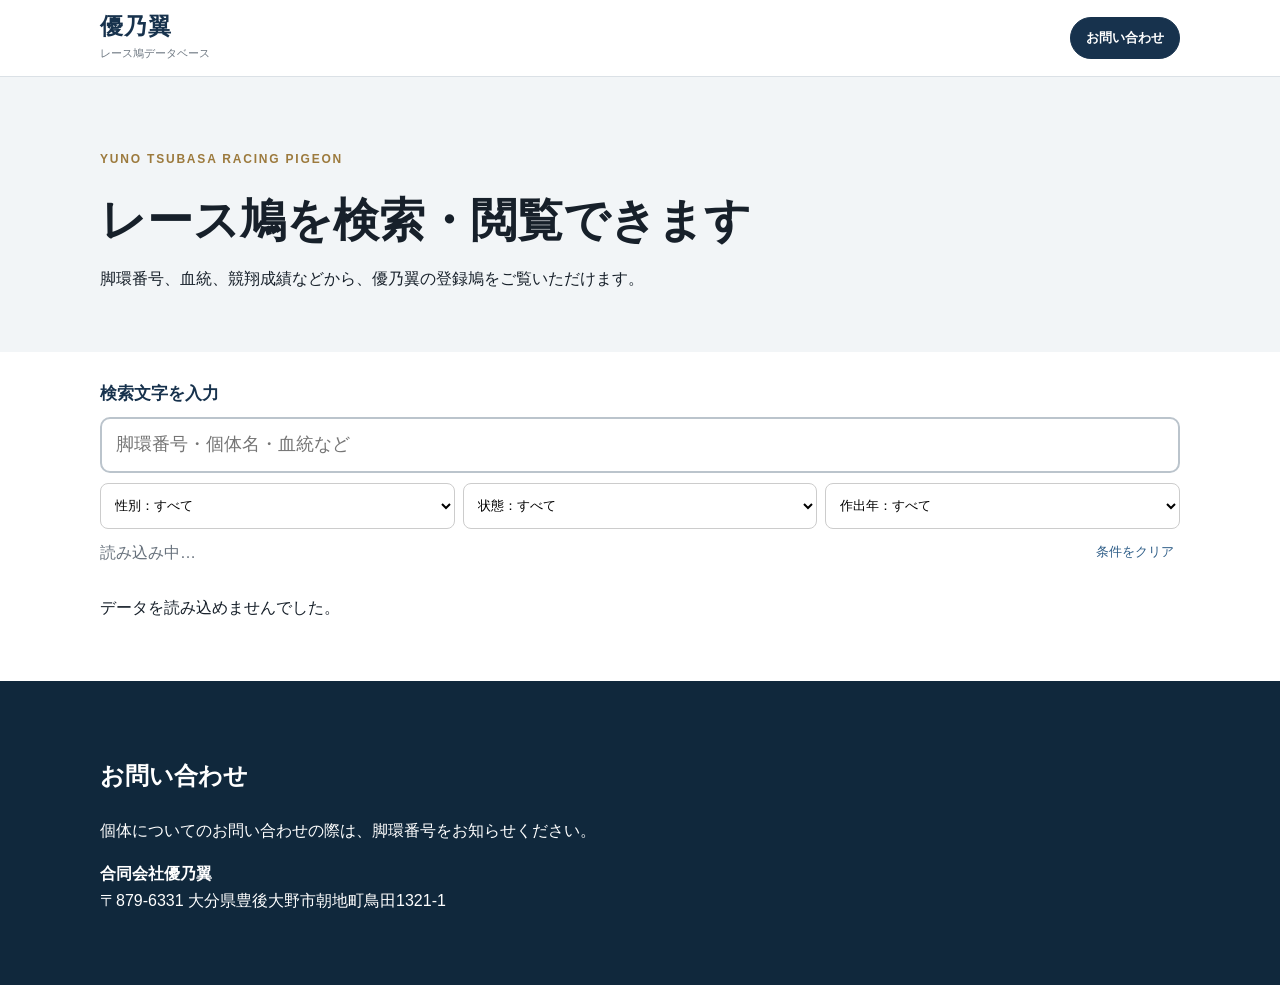
<file: index.html>
<!doctype html><html lang="ja"><head><meta charset="utf-8"><meta name="viewport" content="width=device-width,initial-scale=1"><title>優乃翼｜レース鳩データベース</title><link rel="stylesheet" href="styles.css"></head><body>
<header class="site-header">
  <div class="wrap head">
    <a class="brand-link" href="index.html" aria-label="優乃翼トップ">
      <div class="brand-main">優乃翼</div>
      <div class="brand-sub">レース鳩データベース</div>
    </a>
    <div class="desktop-actions"><a class="header-btn primary" href="#contact">お問い合わせ</a></div>
    <button id="menuToggle" class="menu-toggle" type="button" aria-label="メニューを開く" aria-expanded="false">☰</button>
  </div>
  <nav id="mobileMenu" class="mobile-menu">
    <a href="#search">鳩を検索</a>
    <a href="#contact">お問い合わせ</a>
  </nav>
</header>

<main>
<section class="hero"><div class="wrap"><p>YUNO TSUBASA RACING PIGEON</p><h1>レース鳩を検索・閲覧できます</h1><span>脚環番号、血統、競翔成績などから、優乃翼の登録鳩をご覧いただけます。</span></div></section>

<section id="search" class="wrap search">
  <label class="search-label" for="keyword">検索文字を入力</label>
  <input id="keyword" placeholder="脚環番号・個体名・血統など">
  <div class="filters">
    <select id="sexFilter"><option value="">性別：すべて</option><option>♂</option><option>♀</option><option>不明</option></select>
    <select id="statusFilter"><option value="">状態：すべて</option><option>販売中</option><option>商談中</option><option>売約済</option><option>非売品</option></select>
    <select id="yearFilter"><option value="">作出年：すべて</option></select>
  </div>
  <div class="meta"><span id="resultCount">読み込み中…</span><button id="resetButton">条件をクリア</button></div>
</section>

<section class="wrap"><div id="loading">データを読み込んでいます…</div><div id="error" hidden>データを読み込めませんでした。</div><div id="birdGrid" class="grid"></div><div id="empty" hidden>条件に合う鳩が見つかりません。</div></section>

<section id="contact" class="contact"><div class="wrap"><h2>お問い合わせ</h2><p>個体についてのお問い合わせの際は、脚環番号をお知らせください。</p><p><b>合同会社優乃翼</b><br>〒879-6331 大分県豊後大野市朝地町鳥田1321-1</p></div></section>
</main>

<dialog id="detailModal"><button id="modalClose">×</button><div id="modalContent"></div></dialog>
<dialog id="imageZoomModal" class="image-zoom-modal"><button id="imageZoomClose" type="button">×</button><img id="imageZoomTarget" alt="拡大画像"></dialog>

<script>window.YUNOTSUBASA_CONFIG={sheetId:"1rnzdgz7Md0ZoL_y2O_mQ8eXayTODU6AKmOzeA9TV1kM",sheetName:"鳩データベース"};</script>
<script src="script.js"></script>
<script>
const menuToggle=document.getElementById('menuToggle'),mobileMenu=document.getElementById('mobileMenu');
if(menuToggle&&mobileMenu){
  menuToggle.addEventListener('click',()=>{const open=mobileMenu.classList.toggle('open');menuToggle.setAttribute('aria-expanded',String(open));menuToggle.textContent=open?'×':'☰';});
  mobileMenu.querySelectorAll('a').forEach(a=>a.addEventListener('click',()=>{mobileMenu.classList.remove('open');menuToggle.setAttribute('aria-expanded','false');menuToggle.textContent='☰';}));
}
</script>
</body></html>
</file>
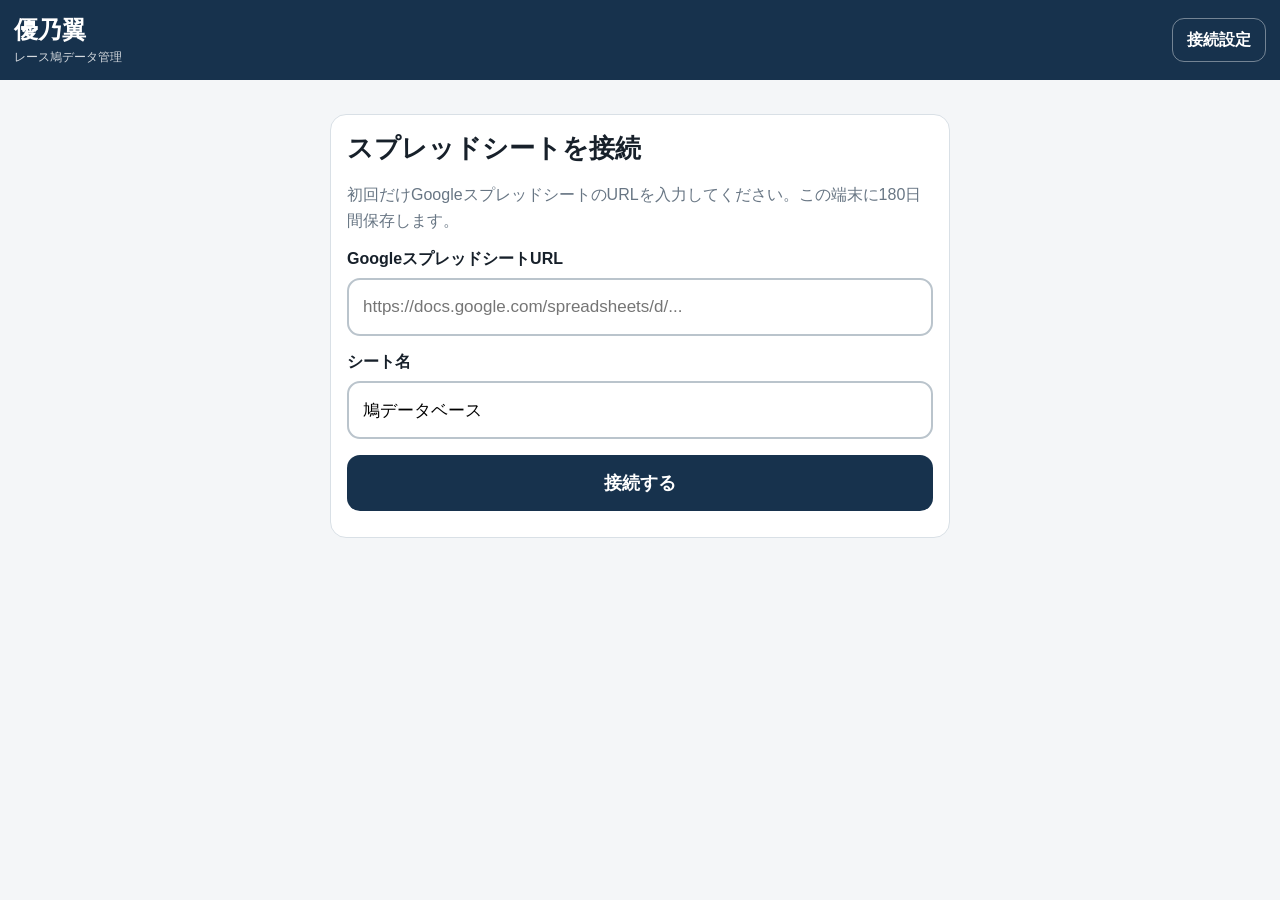
<file: data.html>
<!doctype html>
<html lang="ja">
<head>
<meta charset="utf-8">
<meta name="viewport" content="width=device-width,initial-scale=1,viewport-fit=cover">
<title>優乃翼｜データ管理</title>
<link rel="stylesheet" href="data.css">
<script src="https://accounts.google.com/gsi/client" async defer></script>
</head>
<body>
<header class="top">
  <div><div class="brand-main">優乃翼</div><div class="brand-sub">レース鳩データ管理</div></div>
  <button id="settingsButton" class="ghost" type="button">接続設定</button>
</header>
<main>
  <section id="setupPanel" class="panel setup">
    <h1>スプレッドシートを接続</h1>
    <p>初回だけGoogleスプレッドシートのURLを入力してください。この端末に180日間保存します。</p>
    <label class="field"><span>GoogleスプレッドシートURL</span><input id="sheetUrl" type="url" placeholder="https://docs.google.com/spreadsheets/d/..."></label>
    <label class="field"><span>シート名</span><input id="sheetName" type="text" value="鳩データベース"></label>
    <button id="connectButton" class="primary" type="button">接続する</button>
    <div id="setupMessage" class="message"></div>
  </section>

  <section id="dataPanel" hidden>
    <section class="panel authbar">
      <div><div class="eyebrow">編集権限</div><div id="authStatus">閲覧のみ</div></div>
      <button id="googleLoginButton" class="secondary" type="button">Googleで編集を有効化</button>
    </section>

    <section class="panel">
      <label class="field">
        <span>検索文字を入力</span>
        <div class="search-row">
          <input id="keyword" type="search" placeholder="脚環番号・個体名・血統など">
          <button id="searchButton" class="search-button" type="button">検索する</button>
        </div>
      </label>

      <div class="filters">
        <select id="sexFilter"><option value="">性別：すべて</option><option>♂</option><option>♀</option><option>不明</option></select>
        <select id="statusFilter"><option value="">状態：すべて</option><option>販売中</option><option>商談中</option><option>売約済</option><option>非売品</option></select>
      </div>

      <div class="result-row">
        <span id="resultCount">0件</span>
        <div class="result-actions">
          <button id="clearButton" class="text-button" type="button">条件をクリア</button>
          <button id="newButton" class="secondary" type="button">＋ 新規登録</button>
        </div>
      </div>
    </section>

    <section class="panel">
      <div id="loading" class="empty">読み込み中…</div>
      <div id="error" class="error-box" hidden></div>
      <div id="birdList"></div>
      <div id="empty" class="empty" hidden>条件に合う鳩がありません。</div>
    </section>
  </section>
</main>

<dialog id="editModal">
  <button id="closeEdit" class="modal-close" type="button">×</button>
  <h2 id="editTitle">編集</h2>
  <form id="editForm">
    <div id="editFields"></div>

    <section class="image-section">
      <h3>写真</h3>

      <div class="image-block">
        <div class="image-title">鳩本体写真</div>
        <img id="bodyPreview" class="preview" alt="鳩本体写真">
        <input id="bodyImageFile" type="file" accept="image/*">
      </div>

      <div class="image-block">
        <div class="image-title">目の写真</div>
        <img id="eyePreview" class="preview" alt="目の写真">
        <input id="eyeImageFile" type="file" accept="image/*">
      </div>

      <div class="image-block">
        <div class="image-title">血統書画像</div>
        <img id="pedigreePreview" class="preview" alt="血統書画像">
        <input id="pedigreeImageFile" type="file" accept="image/*">
      </div>
    </section>

    <button id="saveButton" class="primary save-fixed" type="submit">保存する</button>
    <button id="deleteButton" class="danger" type="button">削除する</button>
    <div id="editMessage" class="message"></div>
  </form>
</dialog>

<script>
window.YUNOTSUBASA_EDIT_CONFIG={
  clientId:"401865928131-7ff2k3iuohhj7nct2gebsludhmm24llu.apps.googleusercontent.com",
  birdImageFolderId:"1NXh2uTRwFaFRu92neT8tb5ov_XL-JWbt",
  pedigreeFolderId:"1Bc6ZVRxBR272V3n2ZbyBE5raP-En6OyR"
};
</script>
<script src="data.js?v=20260817-2"></script>
</body>
</html>
</file>
<file: styles.css>
*{box-sizing:border-box}body{margin:0;font-family:-apple-system,BlinkMacSystemFont,"Noto Sans JP",sans-serif;color:#17202a;line-height:1.7}.wrap{width:min(1080px,calc(100% - 28px));margin:auto}header{position:sticky;top:0;background:#fff;border-bottom:1px solid #ddd;z-index:10}.head{height:72px;display:flex;align-items:center;justify-content:space-between}.head a{text-decoration:none;color:#17324d}.hero{padding:60px 0;background:#f2f5f7}.hero p{font-size:12px;letter-spacing:.15em;color:#9c7a3d;font-weight:bold}.hero h1{font-size:46px;margin:5px 0}.search{padding:28px 0}.search-label{display:block;font-weight:900;font-size:17px;margin-bottom:8px;color:#17324d}.search>input{width:100%;height:56px;padding:0 14px;border:2px solid #bbc4cc;border-radius:10px;font-size:18px}.filters{display:grid;grid-template-columns:repeat(3,1fr);gap:8px;margin-top:10px}.filters select{height:46px;border:1px solid #ccc;border-radius:8px;padding:0 10px;background:#fff}.meta{display:flex;justify-content:space-between;margin-top:10px;color:#68727d}.meta button{border:0;background:none;color:#2f5e88}.grid{display:grid;grid-template-columns:repeat(3,1fr);gap:16px;padding-bottom:60px}.card{border:1px solid #ddd;border-radius:13px;overflow:hidden;background:#fff}.card button{border:0;background:#fff;width:100%;padding:0;text-align:left}.photo{aspect-ratio:4/3;background:#e8edf1;display:grid;place-items:center;overflow:hidden}.photo img{width:100%;height:100%;object-fit:cover}.body{padding:15px}.ring{font-weight:900;font-size:19px;color:#17324d}.tags{font-size:13px;color:#68727d;margin-top:5px}.contact{background:#10283c;color:#fff;padding:55px 0}dialog{width:min(850px,calc(100% - 20px));border:0;border-radius:14px;padding:20px}dialog::backdrop{background:#0009}#modalClose{float:right;border:0;background:#eee;border-radius:50%;width:40px;height:40px;font-size:22px}.detail img{max-width:100%}.detail-images{display:grid;grid-template-columns:1fr 1fr;gap:14px;margin:18px 0}.detail-image-block h3{margin:0 0 8px}.zoomable-image{display:block;width:100%;border:0;background:#edf1f4;border-radius:12px;padding:0;overflow:hidden;cursor:zoom-in}.zoomable-image img{display:block;width:100%;max-height:420px;object-fit:contain;background:#eef2f5}.zoomable-image span{display:block;padding:8px 10px;background:#17324d;color:#fff;font-size:13px;font-weight:800}.image-zoom-modal{width:min(96vw,1200px);max-width:none;height:min(94vh,1000px);padding:52px 12px 12px;background:#111;border-radius:12px}.image-zoom-modal #imageZoomClose{position:absolute;right:12px;top:10px;width:38px;height:38px;border:0;border-radius:50%;font-size:24px}.image-zoom-modal img{display:block;width:100%;height:100%;object-fit:contain}.site-header{position:sticky;top:0;z-index:30;background:rgba(255,255,255,.98);border-bottom:1px solid #dbe1e6;backdrop-filter:blur(10px)}.head{height:76px;display:flex;align-items:center;justify-content:space-between;gap:14px}.brand-link{text-decoration:none;color:#17324d;min-width:0}.brand-main{font-size:23px;font-weight:900;letter-spacing:.05em;line-height:1.1}.brand-sub{font-size:11px;color:#6e7882;margin-top:5px;white-space:nowrap}.desktop-actions{display:flex;gap:8px;align-items:center}.header-btn{display:inline-flex;align-items:center;justify-content:center;min-height:42px;padding:0 15px;border-radius:999px;font-size:13px;font-weight:800;text-decoration:none}.header-btn.primary{border:1px solid #17324d;background:#17324d;color:#fff}.menu-toggle{display:none;width:46px;height:46px;border:1px solid #c8d0d7;border-radius:10px;background:#fff;color:#17324d;font-size:24px;line-height:1;cursor:pointer}.mobile-menu{display:none;background:#fff;border-top:1px solid #e3e7ea;padding:10px 14px 14px}.mobile-menu a{display:block;text-decoration:none;color:#17324d;font-weight:800;padding:14px 8px;border-bottom:1px solid #edf0f2}.mobile-menu a:last-child{border-bottom:0}.mobile-menu.open{display:block}
@media(max-width:650px){.hero h1{font-size:34px}.filters,.grid{grid-template-columns:1fr}.head{height:68px}.desktop-actions{display:none}.menu-toggle{display:block;flex:0 0 auto}.brand-main{font-size:21px}.brand-sub{font-size:10px}.detail-images{grid-template-columns:1fr}.zoomable-image img{max-height:360px}}
</file>
<file: data.css>
*{box-sizing:border-box}:root{--navy:#17324d;--bg:#f4f6f8;--border:#d9e0e6;--muted:#687684;--danger:#a43a3a}html{-webkit-text-size-adjust:100%}body{margin:0;background:var(--bg);color:#17202a;font-family:-apple-system,BlinkMacSystemFont,"Segoe UI","Noto Sans JP",sans-serif}button,input,select,textarea{font:inherit}.top{position:sticky;top:0;z-index:40;display:flex;align-items:center;justify-content:space-between;gap:12px;padding:calc(14px + env(safe-area-inset-top)) 14px 14px;background:var(--navy);color:#fff}.brand-main{font-size:24px;font-weight:900}.brand-sub{font-size:12px;opacity:.82;margin-top:3px}.ghost{min-height:44px;padding:0 14px;border:1px solid #ffffff66;border-radius:12px;background:transparent;color:#fff;font-weight:800}main{width:min(100% - 20px,760px);margin:auto;padding:14px 0 90px}.panel{background:#fff;border:1px solid var(--border);border-radius:16px;padding:16px;margin-bottom:14px}.setup{max-width:620px;margin:20px auto}.setup h1{margin:0 0 8px;font-size:26px}.setup p{color:var(--muted);line-height:1.6}.field{display:block;margin-bottom:16px}.field span{display:block;margin-bottom:8px;font-weight:900}input,select,textarea{width:100%;border:2px solid #bac4cc;border-radius:13px;background:#fff;font-size:17px;padding:13px 14px}input,select{min-height:58px}textarea{min-height:135px;line-height:1.55}.primary,.secondary,.danger,.search-button{min-height:56px;border-radius:13px;font-weight:900}.primary{width:100%;border:0;background:var(--navy);color:#fff;font-size:18px}.secondary{padding:0 14px;border:1px solid var(--navy);background:#fff;color:var(--navy)}.danger{width:100%;margin-top:12px;border:1px solid #c96262;background:#fff;color:var(--danger)}.authbar,.result-row{display:flex;align-items:center;justify-content:space-between;gap:10px}.eyebrow{font-size:12px;color:#8a6d34;font-weight:900}.message{margin-top:10px;font-weight:800;line-height:1.5}.message.error{color:var(--danger)}.search-row{display:grid;grid-template-columns:1fr auto;gap:8px}.search-button{min-width:110px;border:0;background:var(--navy);color:#fff;padding:0 16px}.filters{display:grid;grid-template-columns:1fr 1fr;gap:8px}.result-actions{display:flex;gap:8px;align-items:center}.text-button{border:0;background:none;color:#315f87;font-weight:800}.bird{padding:18px 0;border-bottom:1px solid #e5e9ed}.bird:last-child{border-bottom:0}.ring{font-size:22px;font-weight:900;color:var(--navy)}.name{font-size:18px;font-weight:800;margin-top:4px}.meta{font-size:14px;color:var(--muted);margin-top:6px;line-height:1.5}.thumbs{display:grid;grid-template-columns:1fr 1fr;gap:8px;margin-top:12px}.thumb{aspect-ratio:4/3;border-radius:12px;background:#edf1f4;object-fit:cover;width:100%}.edit-button{width:100%;min-height:54px;margin-top:12px;border:2px solid var(--navy);border-radius:13px;background:#fff;color:var(--navy);font-weight:900;font-size:17px}.empty{text-align:center;color:var(--muted);padding:24px}.error-box{padding:14px;background:#fff2f2;color:var(--danger);border-radius:12px}dialog{width:min(96%,720px);max-height:92vh;border:0;border-radius:16px;padding:18px 18px calc(90px + env(safe-area-inset-bottom))}dialog::backdrop{background:#0008}.modal-close{position:sticky;top:0;float:right;width:44px;height:44px;border:0;border-radius:50%;background:#eef1f3;font-size:24px;z-index:3}.edit-grid{display:grid;grid-template-columns:1fr 1fr;gap:14px}.edit-grid .wide{grid-column:1/-1}.image-section{margin-top:20px}.image-block{border:1px solid var(--border);border-radius:15px;padding:14px;margin-bottom:14px;background:#fafbfc}.image-title{font-weight:900;font-size:18px;margin-bottom:10px}.image-block input[type=file]{padding:10px;background:#fff}.preview{display:none;width:100%;max-height:360px;object-fit:contain;background:#eef1f4;border-radius:12px;margin-bottom:10px}.preview.show{display:block}.save-fixed{position:sticky;bottom:0;margin-top:18px;box-shadow:0 -6px 14px rgba(0,0,0,.08)}@media(max-width:620px){main{width:100%;padding:10px 10px 90px}.panel{border-radius:14px}.authbar{align-items:flex-start;flex-direction:column}.authbar .secondary{width:100%}.search-row{grid-template-columns:1fr}.search-button{width:100%}.filters{grid-template-columns:1fr}.result-row{align-items:flex-start;flex-direction:column}.result-actions{width:100%;display:grid;grid-template-columns:1fr 1fr}.edit-grid{grid-template-columns:1fr}.edit-grid .wide{grid-column:auto}dialog{padding-left:12px;padding-right:12px}}
.image-note{font-size:13px;color:var(--muted);margin:-4px 0 10px;line-height:1.5}
</file>
